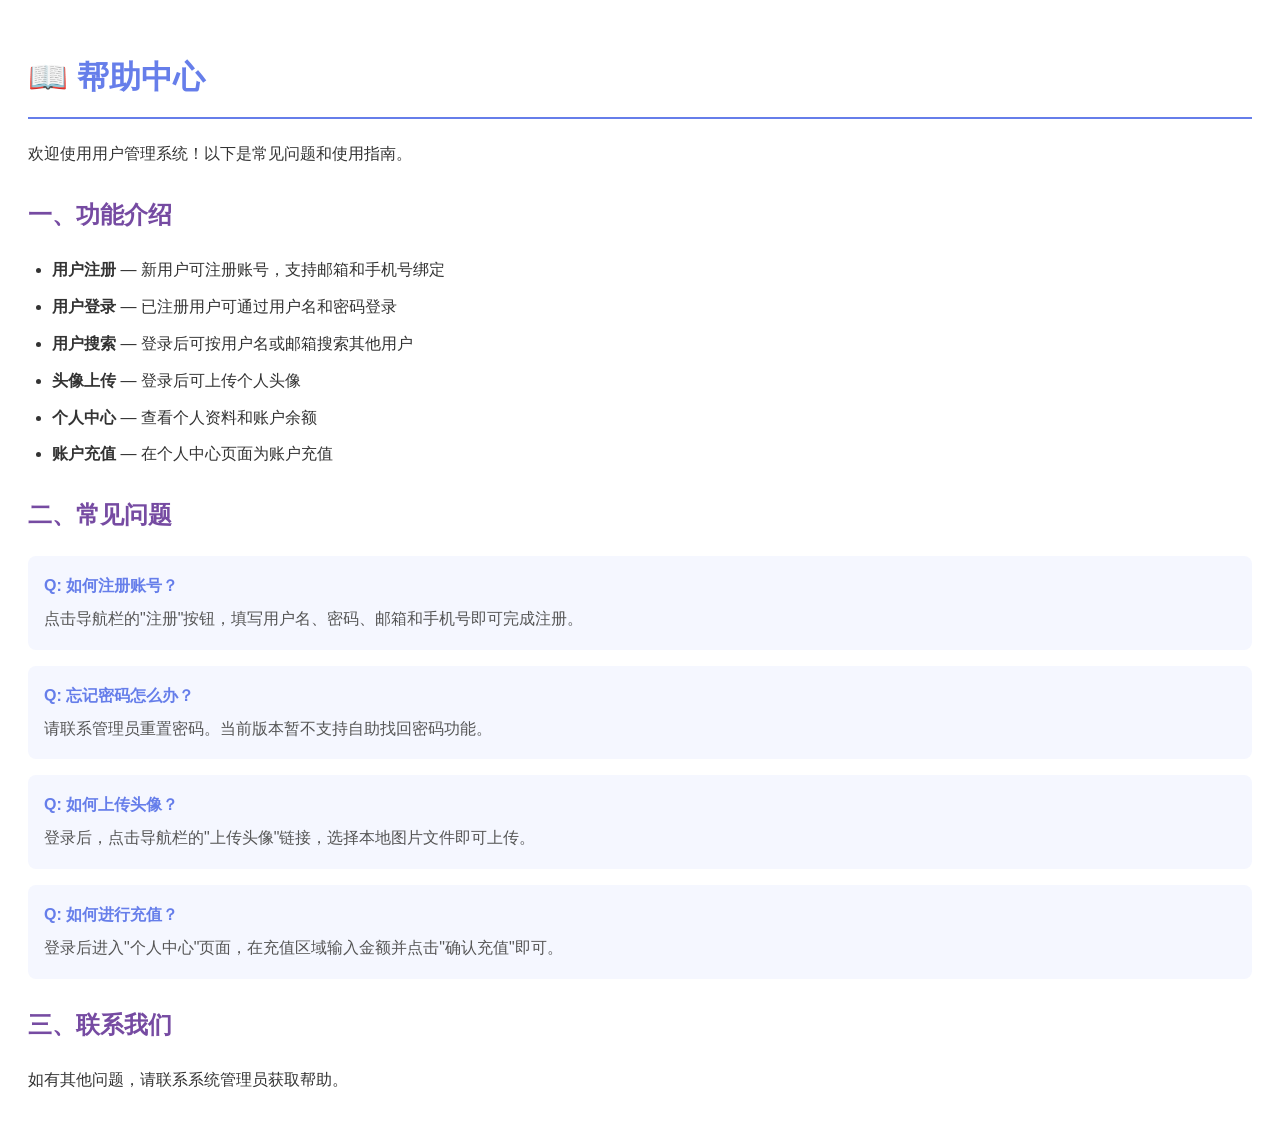
<file: pages/help.html>
<!DOCTYPE html>
<html>
<head>
    <meta charset="utf-8">
    <title>帮助中心</title>
    <style>
        body { font-family: -apple-system, BlinkMacSystemFont, "Segoe UI", Roboto, sans-serif; line-height: 1.8; color: #333; padding: 20px; }
        h1 { color: #667eea; border-bottom: 2px solid #667eea; padding-bottom: 10px; }
        h2 { color: #764ba2; margin-top: 24px; }
        ul { padding-left: 24px; }
        li { margin-bottom: 8px; }
        .faq-item { background: #f5f7ff; padding: 16px; border-radius: 8px; margin-bottom: 16px; }
        .faq-item .q { font-weight: bold; color: #667eea; margin-bottom: 4px; }
        .faq-item .a { color: #555; }
    </style>
</head>
<body>
    <h1>📖 帮助中心</h1>
    <p>欢迎使用用户管理系统！以下是常见问题和使用指南。</p>

    <h2>一、功能介绍</h2>
    <ul>
        <li><strong>用户注册</strong> — 新用户可注册账号，支持邮箱和手机号绑定</li>
        <li><strong>用户登录</strong> — 已注册用户可通过用户名和密码登录</li>
        <li><strong>用户搜索</strong> — 登录后可按用户名或邮箱搜索其他用户</li>
        <li><strong>头像上传</strong> — 登录后可上传个人头像</li>
        <li><strong>个人中心</strong> — 查看个人资料和账户余额</li>
        <li><strong>账户充值</strong> — 在个人中心页面为账户充值</li>
    </ul>

    <h2>二、常见问题</h2>

    <div class="faq-item">
        <div class="q">Q: 如何注册账号？</div>
        <div class="a">点击导航栏的"注册"按钮，填写用户名、密码、邮箱和手机号即可完成注册。</div>
    </div>

    <div class="faq-item">
        <div class="q">Q: 忘记密码怎么办？</div>
        <div class="a">请联系管理员重置密码。当前版本暂不支持自助找回密码功能。</div>
    </div>

    <div class="faq-item">
        <div class="q">Q: 如何上传头像？</div>
        <div class="a">登录后，点击导航栏的"上传头像"链接，选择本地图片文件即可上传。</div>
    </div>

    <div class="faq-item">
        <div class="q">Q: 如何进行充值？</div>
        <div class="a">登录后进入"个人中心"页面，在充值区域输入金额并点击"确认充值"即可。</div>
    </div>

    <h2>三、联系我们</h2>
    <p>如有其他问题，请联系系统管理员获取帮助。</p>
</body>
</html>
</file>
